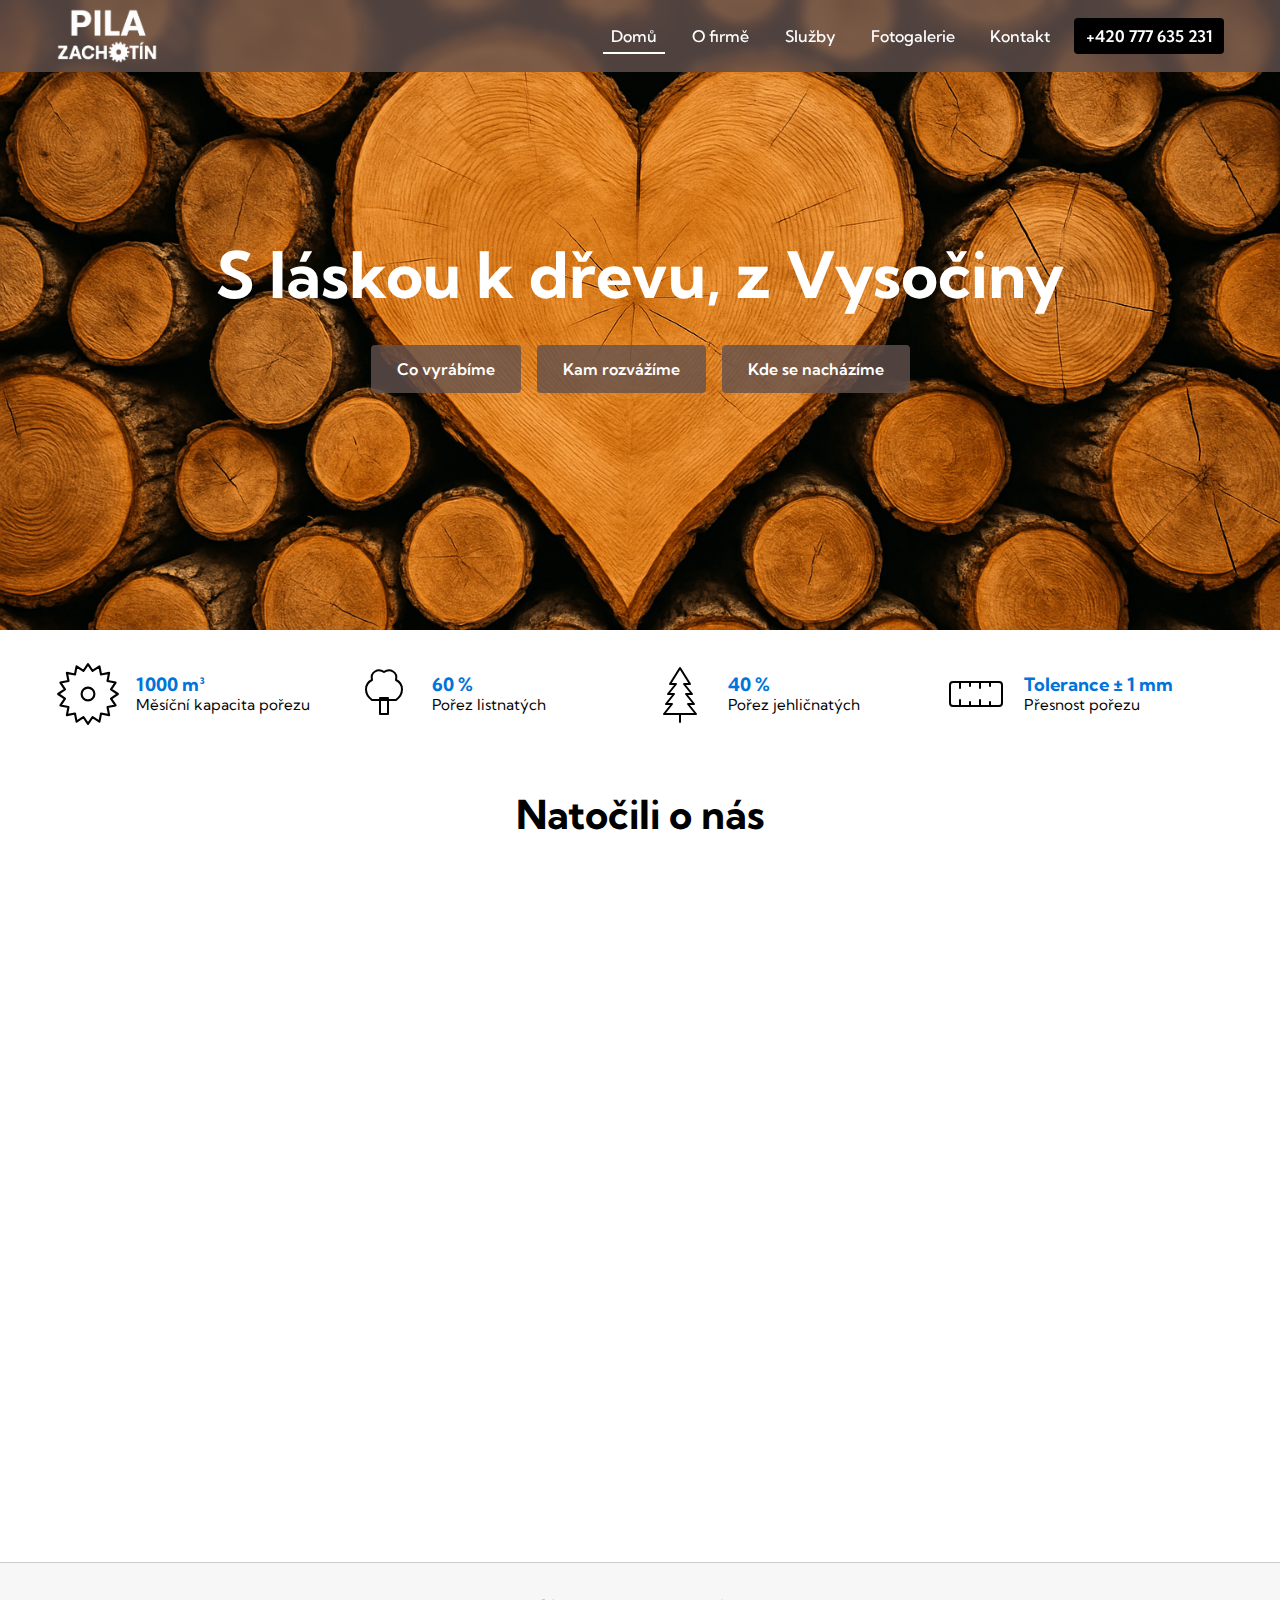
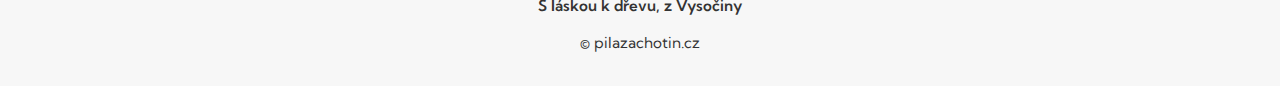
<file: index.html>
<!DOCTYPE html>
<html lang="cs">
<head>
  <meta charset="UTF-8" />
  <meta name="viewport" content="width=device-width, initial-scale=1.0" />
  <title>Pila Zachotín | Domů</title>
  <link rel="stylesheet" href="style.css" />
  <link rel="icon" href="img/icon-saw.svg" type="svg">
  <link href="https://fonts.googleapis.com/css2?family=Kumbh+Sans:wght@400;500;600;700&display=swap" rel="stylesheet">
  <script defer src="app.js"></script>
</head>
<body>
  <!-- ─────────────────────────── HEADER ────────────────────────── -->
  <header class="site-header">
    <div class="container">
      <!-- Logo -->
      <a href="#" id="logo" class="logo">
        <img src="img/pila-zachotin-logo-header.png" alt="Pila Zachotín">
      </a>

      <!-- Primary nav -->
      <nav id="site-nav">
        <ul>
          <li><a href="index.html" class="active">Domů</a></li>
          <li><a href="o-firme.html">O&nbsp;firmě</a></li>
          <li><a href="sluzby.html">Služby</a></li>
          <li><a href="fotogalerie.html">Fotogalerie</a></li>
          <li><a href="kontakt.html">Kontakt</a></li>
      
          <!-- mobile-only phone button -->
          <li class="phone-mobile">
            <a href="tel:+420777635231" class="btn-phone">+420 777 635 231</a>
          </li>
        </ul>
      </nav>

      <!-- Phone CTA -->
      <a href="tel:+420777635231" class="cta-phone">+420 777 635 231</a>

      <!-- Mobile hamburger -->
      <button class="hamburger" id="hamburger" aria-label="Rozbalit menu">
        <span></span><span></span><span></span>
      </button>
    </div>
  </header>

  <section class="hero">
    <div class="hero-inner">
      <h1>S&nbsp;láskou&nbsp;k&nbsp;dřevu, z&nbsp;Vysočiny</h1>
  
      <div class="hero-buttons">
        <a href="sluzby.html#vyroba"      class="btn">Co&nbsp;vyrábíme</a>
        <a href="o-firme.html#export" class="btn">Kam&nbsp;rozvážíme</a>
        <a href="kontakt.html#contact-map"     class="btn">Kde&nbsp;se&nbsp;nacházíme</a>
      </div>
    </div>
  </section>

  <section class="stats">
    <div class="stat">
      <img src="img/icon-saw.svg" alt="" class="stat-icon">
      <div class="stat-text">
        <span class="stat-top">1000&nbsp;m³</span>
        <span class="stat-bottom">Měsíční kapacita pořezu</span>
      </div>
    </div>
  
    <div class="stat">
      <img src="img/icon-broadleaf.svg" alt="" class="stat-icon">
      <div class="stat-text">
        <span class="stat-top">60&nbsp;%</span>
        <span class="stat-bottom">Pořez listnatých</span>
      </div>
    </div>
  
    <div class="stat">
      <img src="img/icon-conifer.svg" alt="" class="stat-icon">
      <div class="stat-text">
        <span class="stat-top">40&nbsp;%</span>
        <span class="stat-bottom">Pořez jehličnatých</span>
      </div>
    </div>
  
    <div class="stat">
      <img src="img/icon-ruler.svg" alt="" class="stat-icon">
      <div class="stat-text">
        <span class="stat-top">Tolerance&nbsp;±&nbsp;1&nbsp;mm</span>
        <span class="stat-bottom">Přesnost pořezu</span>
      </div>
    </div>
  </section>

  <section class="video">
    <h2>Natočili&nbsp;o&nbsp;nás</h2>

    <div class="video-wrapper">
      <iframe title="Natočili o nás." width="560" height="315" src="https://www.youtube.com/watch?v=CIvjf3qfNLM&t" frameborder="0" allow="autoplay; encrypted-media" allowfullscreen=""></iframe>
    </div>
  </section>

  <footer class="site-footer">
    <div class="container">
      <p class="tagline">S&nbsp;láskou&nbsp;k&nbsp;dřevu, z&nbsp;Vysočiny</p>
  
      <!-- clickable © line -->
      <p class="copyright">
        ©&nbsp;<a href="https://pilazachotin.cz" class="copyright-link">pilazachotin.cz</a>
      </p>
    </div>
  </footer>
</body>
</html>
</file>
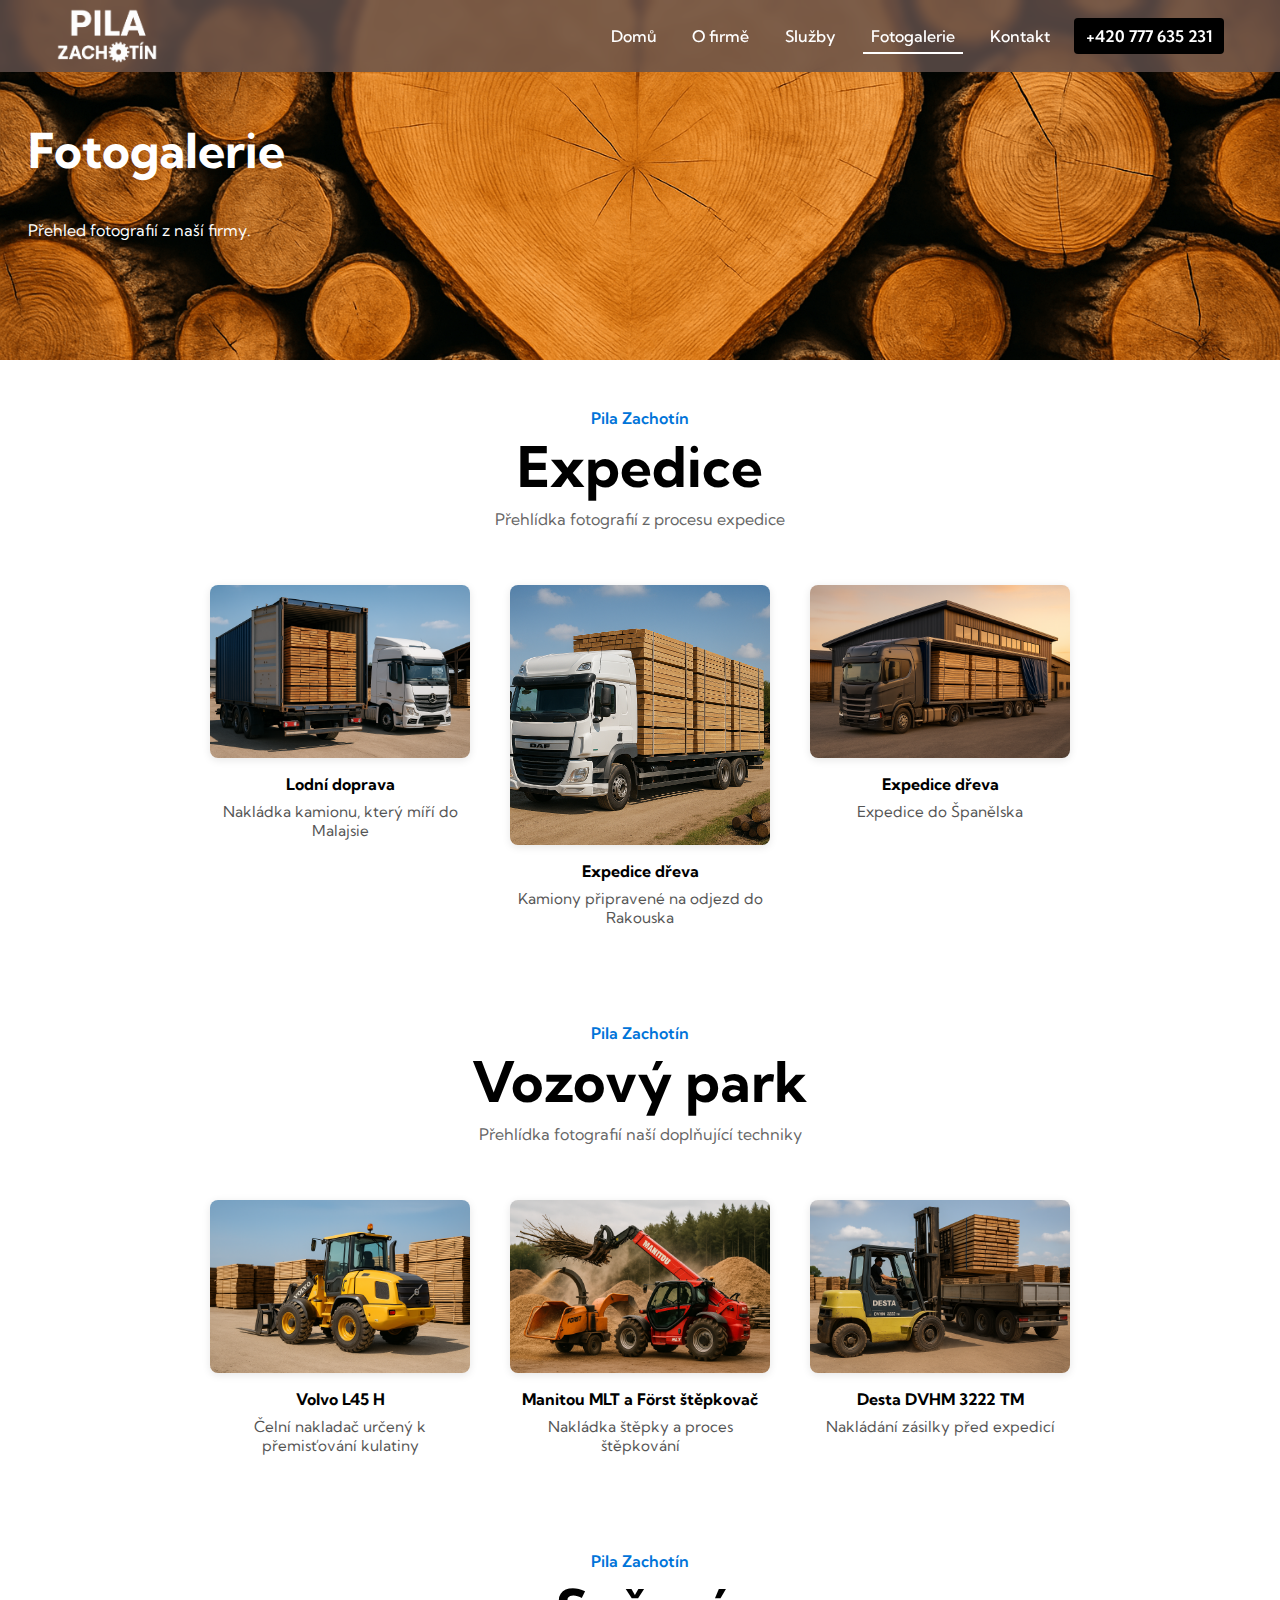
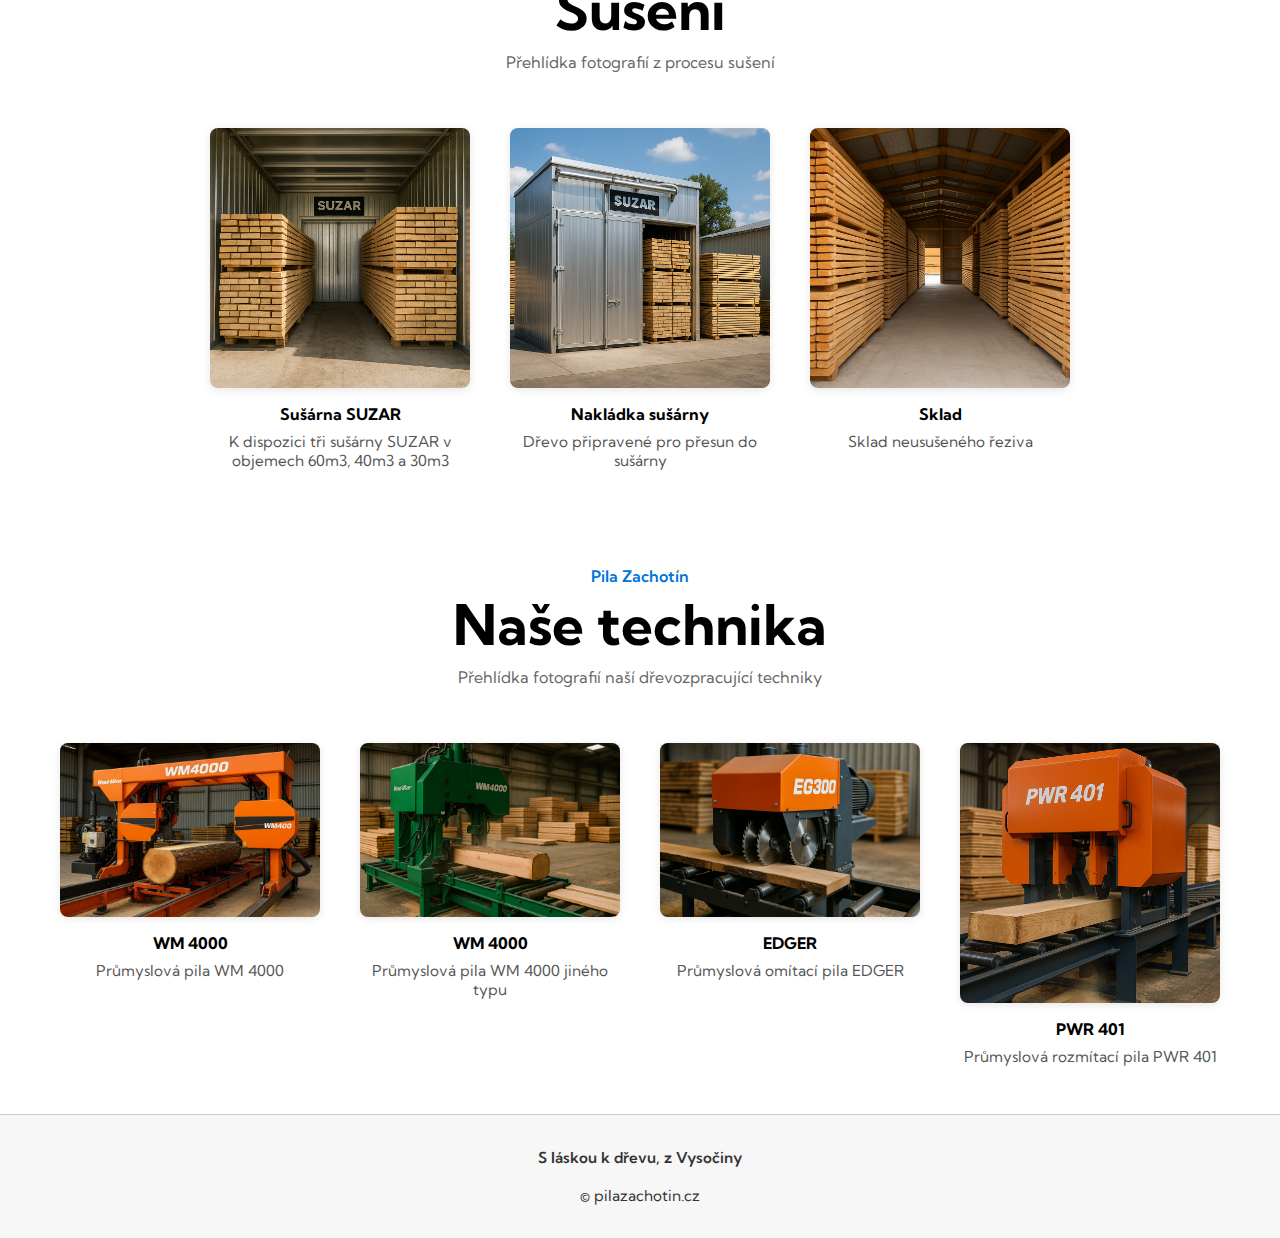
<file: fotogalerie.html>
<!DOCTYPE html>
<html lang="cs">
<head>
  <meta charset="UTF-8" />
  <meta name="viewport" content="width=device-width, initial-scale=1.0" />
  <title>Fotogalerie | Pila Zachotín</title>

  <link href="https://fonts.googleapis.com/css2?family=Kumbh+Sans:wght@400;500;600;700&display=swap" rel="stylesheet">
  <link rel="stylesheet" href="style.css" />
  <link rel="icon" href="img/icon-saw.svg" type="svg">
  <script defer src="app.js"></script>
</head>

<body>
    <header class="site-header">
        <div class="container">
          <!-- Logo -->
          <a href="#" id="logo" class="logo">
            <img src="img/pila-zachotin-logo-header.png" alt="Pila Zachotín">
          </a>
    
          <!-- Primary nav -->
          <nav id="site-nav">
            <ul>
              <li><a href="index.html">Domů</a></li>
              <li><a href="o-firme.html">O&nbsp;firmě</a></li>
              <li><a href="sluzby.html">Služby</a></li>
              <li><a href="fotogalerie.html"  class="active">Fotogalerie</a></li>
              <li><a href="kontakt.html">Kontakt</a></li>
          
              <!-- mobile-only phone button -->
              <li class="phone-mobile">
                <a href="tel:+420777635231" class="btn-phone">+420 777 635 231</a>
              </li>
            </ul>
          </nav>
    
          <!-- Phone CTA -->
          <a href="tel:+420777635231" class="cta-phone">+420 777 635 231</a>
    
          <!-- Mobile hamburger -->
          <button class="hamburger" id="hamburger" aria-label="Rozbalit menu">
            <span></span><span></span><span></span>
          </button>
        </div>
      </header>

  <main>
    <!-- ───────────────────── HERO (smaller) ──────────────────── -->
    <section class="hero hero--small">
      <div class="hero-inner hero-inner--left">
        <h2>Fotogalerie</h2>
        <p class="hero-sub">Přehled fotografií z naší firmy.</p>
      </div>
    </section>

    <section class="gallery">
        <!-- section header -->
        <header class="gallery-header">
            <span class="gallery-label">Pila Zachotín</span>
            <h3 class="gallery-title">Expedice</h3>
            <p class="gallery-sub">Přehlídka fotografií z procesu expedice</p>
        </header>
        <article class="photo-card">
            <img src="img/gallery/expedice-1.png" alt="Kontejnerová nakládka">
            <h4>Lodní doprava</h4>
            <p>Nakládka kamionu, který míří do Malajsie</p>
        </article>
        <article class="photo-card">
            <img src="img/gallery/expedice-2.png" alt="Kamiony s řezivem">
            <h4>Expedice dřeva</h4>
            <p>Kamiony připravené na odjezd do Rakouska</p>
        </article>
        <article class="photo-card">
            <img src="img/gallery/expedice-3.png" alt="Plachtový kamion se dřevem">
            <h4>Expedice dřeva</h4>
            <p>Expedice do Španělska</p>
        </article>
    </section>
    <section class="gallery">
        <header class="gallery-header">
            <span class="gallery-label">Pila Zachotín</span>
            <h3 class="gallery-title">Vozový park</h3>
            <p class="gallery-sub">Přehlídka fotografií naší doplňující techniky</p>
        </header>
        <article class="photo-card">
            <img src="img/gallery/volvoL45.png" alt="Volvo L45 H">
            <h4>Volvo L45 H</h4>
            <p>Čelní nakladač určený k přemisťování kulatiny</p>
        </article>
        <article class="photo-card">
            <img src="img/gallery/manitou.png" alt="Manitou MLT a Först štěpkovač">
            <h4>Manitou MLT a Först štěpkovač</h4>
            <p>Nakládka štěpky a proces štěpkování</p>
        </article>
        <article class="photo-card">
            <img src="img/gallery/desta.png" alt="Desta DVHM 3222 TM">
            <h4>Desta DVHM 3222 TM</h4>
            <p>Nakládání zásilky před expedicí</p>
        </article>
    </section>
    <section class="gallery">
        <header class="gallery-header">
            <span class="gallery-label">Pila Zachotín</span>
            <h3 class="gallery-title">Sušení</h3>
            <p class="gallery-sub">Přehlídka fotografií z procesu sušení</p>
        </header>
        <article class="photo-card">
            <img src="img/gallery/Suzar.png" alt="Sušárna SUZAR">
            <h4>Sušárna SUZAR</h4>
            <p>K dispozici tři sušárny SUZAR
                v objemech 60m3, 40m3 a 30m3</p>
        </article>
        <article class="photo-card">
            <img src="img/gallery/Suzar-nakladka.png" alt="Nakládka sušárny SUZAR">
            <h4>Nakládka sušárny</h4>
            <p>Dřevo připravené pro přesun do sušárny</p>
        </article>
        <article class="photo-card">
            <img src="img/gallery/sklad.png" alt="Sklad dřeva">
            <h4>Sklad</h4>
            <p>Sklad neusušeného řeziva</p>
        </article>
    </section>
    <section class="gallery">
        <header class="gallery-header">
            <span class="gallery-label">Pila Zachotín</span>
            <h3 class="gallery-title">Naše technika</h3>
            <p class="gallery-sub">Přehlídka fotografií naší dřevozpracující techniky</p>
        </header>
        <article class="photo-card">
            <img src="img/gallery/WM4000.png" alt="WM 4000">
            <h4>WM 4000</h4>
            <p>Průmyslová pila WM 4000</p>
        </article>
        <article class="photo-card">
            <img src="img/gallery/WM4000b.png" alt="WM 4000">
            <h4>WM 4000</h4>
            <p>Průmyslová pila WM 4000 jiného typu</p>
        </article>
        <article class="photo-card">
            <img src="img/gallery/edger.png" alt="Průmyslová omítací pila EDGER">
            <h4>EDGER</h4>
            <p>Průmyslová omítací pila EDGER</p>
        </article>
        <article class="photo-card">
            <img src="img/gallery/pwr.png" alt="Průmyslová rozmítací pila PWR 401">
            <h4>PWR 401</h4>
            <p>Průmyslová rozmítací pila PWR 401</p>
        </article>
    </section>
</main>

  <footer class="site-footer">
    <div class="container">
      <p class="tagline">S&nbsp;láskou&nbsp;k&nbsp;dřevu, z&nbsp;Vysočiny</p>
  
      <!-- clickable © line -->
      <p class="copyright">
        ©&nbsp;<a href="https://pilazachotin.cz" class="copyright-link">pilazachotin.cz</a>
      </p>
    </div>
  </footer>
</body>
</html>
</file>
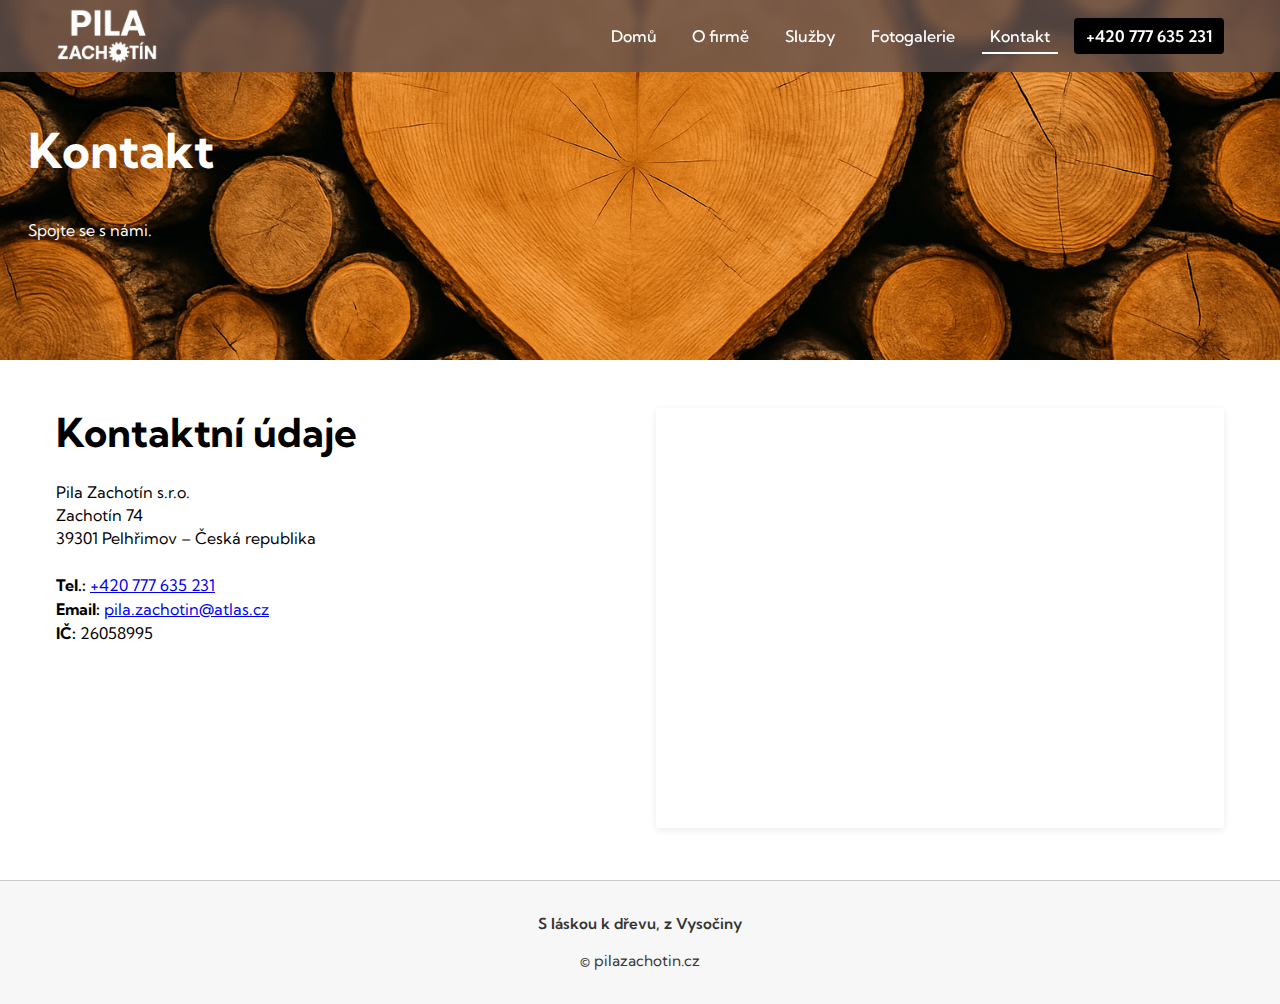
<file: kontakt.html>
<!DOCTYPE html>
<html lang="cs">
<head>
  <meta charset="UTF-8">
  <meta name="viewport" content="width=device-width,initial-scale=1.0">
  <title>Kontakt | Pila Zachotín</title>

  <!-- keep your global assets -->
  <link href="https://fonts.googleapis.com/css2?family=Kumbh+Sans:wght@400;500;600;700&display=swap" rel="stylesheet">
  <link rel="icon" href="img/icon-saw.svg" type="svg">
  <link rel="stylesheet" href="style.css">
  <script defer src="app.js"></script>
</head>

<body>
    <header class="site-header">
        <div class="container">
          <!-- Logo -->
          <a href="#" id="logo" class="logo">
            <img src="img/pila-zachotin-logo-header.png" alt="Pila Zachotín">
          </a>
    
          <!-- Primary nav -->
          <nav id="site-nav">
            <ul>
              <li><a href="index.html">Domů</a></li>
              <li><a href="o-firme.html">O&nbsp;firmě</a></li>
              <li><a href="sluzby.html">Služby</a></li>
              <li><a href="fotogalerie.html">Fotogalerie</a></li>
              <li><a href="kontakt.html"  class="active">Kontakt</a></li>
          
              <!-- mobile-only phone button -->
              <li class="phone-mobile">
                <a href="tel:+420777635231" class="btn-phone">+420 777 635 231</a>
              </li>
            </ul>
          </nav>
    
          <!-- Phone CTA -->
          <a href="tel:+420777635231" class="cta-phone">+420 777 635 231</a>
    
          <!-- Mobile hamburger -->
          <button class="hamburger" id="hamburger" aria-label="Rozbalit menu">
            <span></span><span></span><span></span>
          </button>
        </div>
      </header>

  <main>

    <!-- ─────────── HERO (same “small” variant) ─────────── -->
    <section class="hero hero--small">
      <div class="hero-inner hero-inner--left">
        <h2>Kontakt</h2>
        <p class="hero-sub">Spojte se s&nbsp;námi.</p>
      </div>
    </section>

    <!-- ─────────── CONTACT PANEL ─────────── -->
    <section class="contact">
      <div class="contact-info">
        <h3>Kontaktní údaje</h3>

        <address>
          <span>Pila Zachotín s.r.o.</span><br>
          Zachotín 74<br>
          39301 Pelhřimov – Česká republika
        </address>

        <p><strong>Tel.:</strong> <a href="tel:+420777635231">+420 777 635 231</a></p>
        <p><strong>Email:</strong> <a href="mailto:pila.zachotin@atlas.cz">pila.zachotin@atlas.cz</a></p>
        <p><strong>IČ:</strong> 26058995</p>
      </div>

      <div class="contact-map" id="contact-map">
        <!-- replace the src with your live embed URL if different -->
        <iframe
          src="https://www.google.com/maps/embed?pb=!1m18!1m12!1m3!1d2522.2522178799843!2d15.360000000000001!3d49.434000000000005!2m3!1f0!2f0!3f0!3m2!1i1024!2i768!4f13.1!3m3!1m2!1s0x0%3A0x0!2sZachot%C3%ADn%2074%2C%20393%2001!5e0!3m2!1scs!2cz!4v0000000000000"
          allowfullscreen=""
          loading="lazy"
          referrerpolicy="no-referrer-when-downgrade"
          title="Mapa – Pila Zachotín">
        </iframe>
      </div>
    </section>

  </main>

  <footer class="site-footer">
    <div class="container">
      <p class="tagline">S&nbsp;láskou&nbsp;k&nbsp;dřevu, z&nbsp;Vysočiny</p>
  
      <!-- clickable © line -->
      <p class="copyright">
        ©&nbsp;<a href="https://pilazachotin.cz" class="copyright-link">pilazachotin.cz</a>
      </p>
    </div>
  </footer>
</body>
</html>
</file>
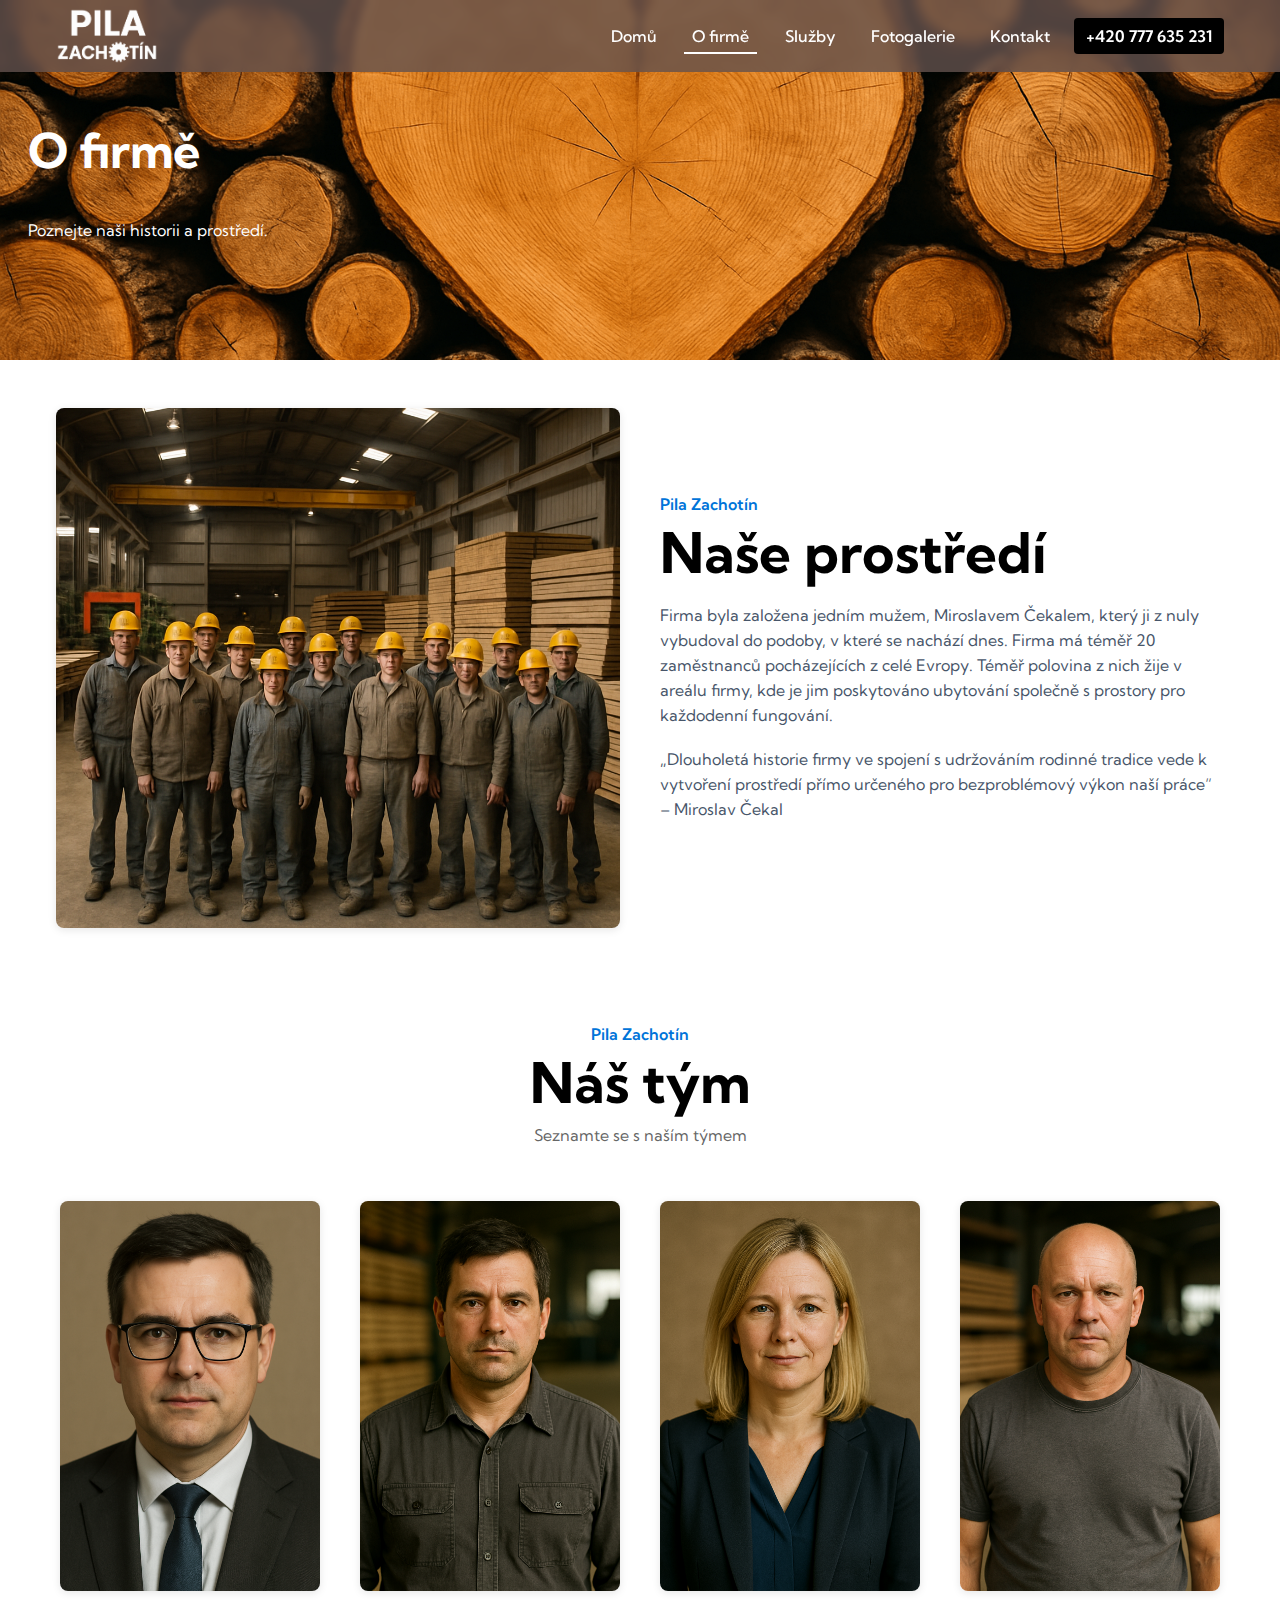
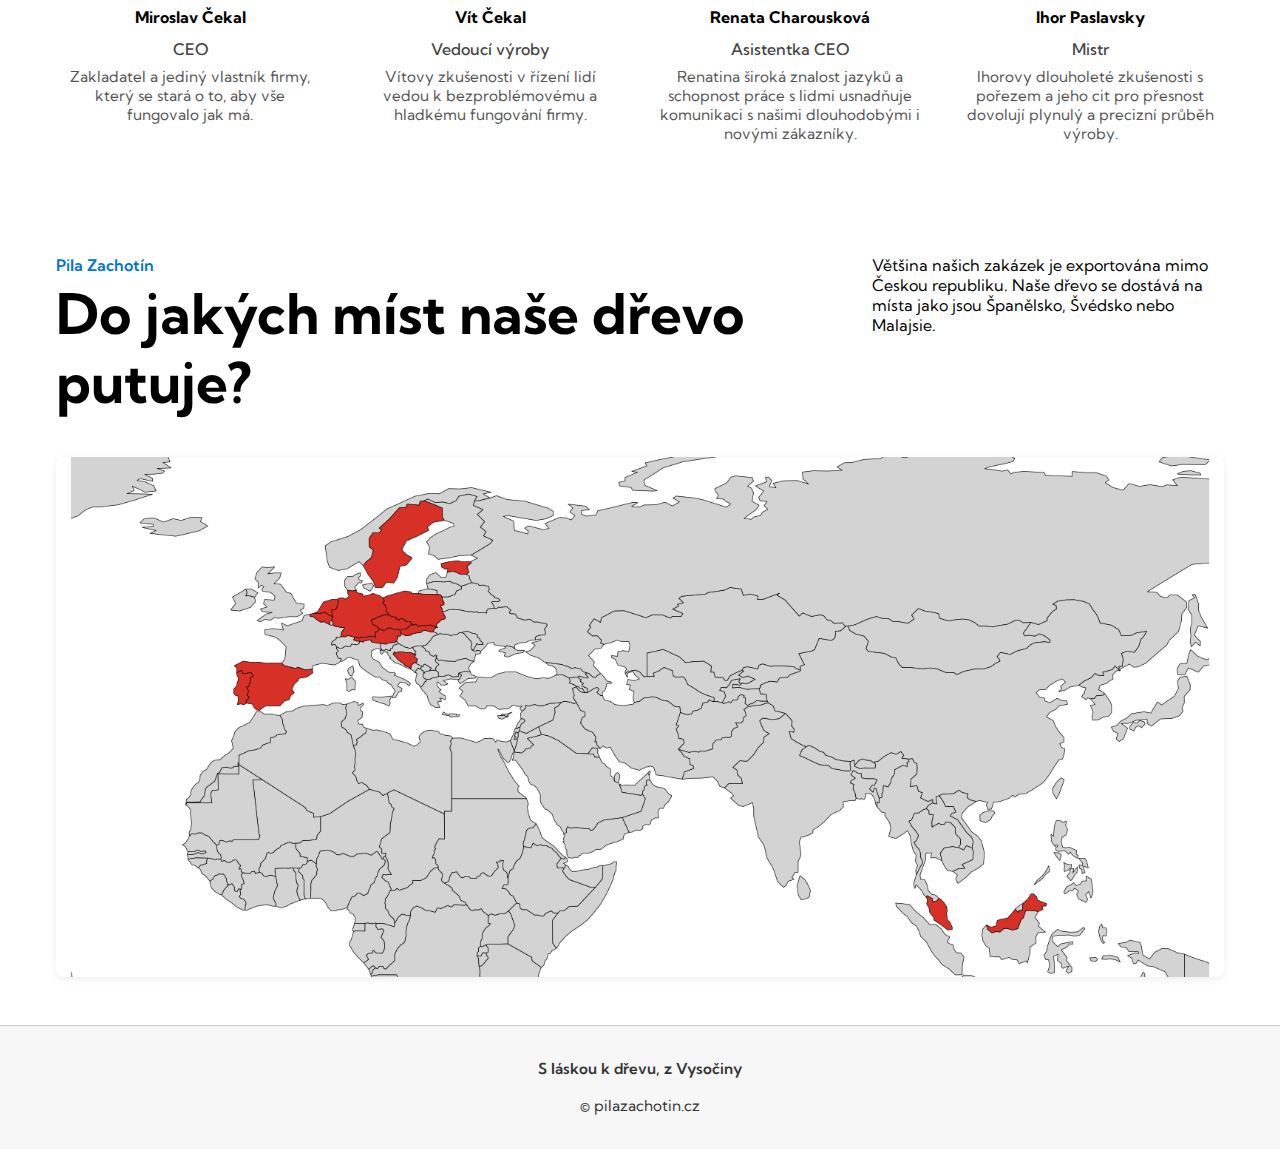
<file: o-firme.html>
<!DOCTYPE html>
<html lang="cs">
<head>
  <meta charset="UTF-8" />
  <meta name="viewport" content="width=device-width, initial-scale=1.0" />
  <title>O firmě | Pila Zachotín</title>

  <link href="https://fonts.googleapis.com/css2?family=Kumbh+Sans:wght@400;500;600;700&display=swap" rel="stylesheet" />
  <link rel="icon" href="img/icon-saw.svg" type="svg">
  <link rel="stylesheet" href="style.css" />
  <script defer src="app.js"></script>
</head>

<body>
    <header class="site-header">
        <div class="container">
          <!-- Logo -->
          <a href="#" id="logo" class="logo">
            <img src="img/pila-zachotin-logo-header.png" alt="Pila Zachotín">
          </a>
    
          <!-- Primary nav -->
          <nav id="site-nav">
            <ul>
              <li><a href="index.html">Domů</a></li>
              <li><a href="o-firme.html"  class="active">O&nbsp;firmě</a></li>
              <li><a href="sluzby.html">Služby</a></li>
              <li><a href="fotogalerie.html">Fotogalerie</a></li>
              <li><a href="kontakt.html">Kontakt</a></li>
          
              <!-- mobile-only phone button -->
              <li class="phone-mobile">
                <a href="tel:+420777635231" class="btn-phone">+420 777 635 231</a>
              </li>
            </ul>
          </nav>
    
          <!-- Phone CTA -->
          <a href="tel:+420777635231" class="cta-phone">+420 777 635 231</a>
    
          <!-- Mobile hamburger -->
          <button class="hamburger" id="hamburger" aria-label="Rozbalit menu">
            <span></span><span></span><span></span>
          </button>
        </div>
      </header>

  <main>

    <!-- ─────── HERO  ─────── -->
    <section class="hero hero--small">
      <div class="hero-inner hero-inner--left">
        <h2>O&nbsp;firmě</h2>
        <p class="hero-sub">Poznejte naši historii a prostředí.</p>
      </div>
    </section>

    <!-- ─────── ABOUT SECTION ─────── -->
    <section class="about">
      <img src="img/tym.png" alt="Tým Pila Zachotín" class="about-img" />

      <div class="about-text">
        <span class="about-label">Pila Zachotín</span>
        <h3 class="about-title">Naše prostředí</h3>

        <p>Firma byla založena jedním mužem, Miroslavem Čekalem, který ji z nuly vybudoval do podoby, v které se nachází dnes. Firma má téměř 20 zaměstnanců pocházejících z celé Evropy. Téměř polovina z nich žije v areálu firmy, kde je jim poskytováno ubytování společně s prostory pro každodenní fungování.</p>

        <p>„Dlouholetá historie firmy ve spojení s udržováním rodinné tradice vede k vytvoření prostředí přímo určeného pro bezproblémový výkon naší práce“ – Miroslav Čekal</p>
      </div>
    </section>
    <section class="gallery">
        <!-- section header -->
        <header class="gallery-header">
            <span class="gallery-label">Pila Zachotín</span>
            <h3 class="gallery-title">Náš tým</h3>
            <p class="gallery-sub">Seznamte se s naším týmem</p>
        </header>
        <article class="photo-card">
            <img src="img/ceo.png" alt="CEO">
            <h4>Miroslav Čekal</h4>
            <span class="photo-role">CEO</span>
            <p>Zakladatel a jediný vlastník firmy, který se stará o to, aby vše fungovalo jak má.</p>
        </article>
        <article class="photo-card">
            <img src="img/vedouci.png" alt="Vedoucí výroby">
            <h4>Vít Čekal</h4>
            <span class="photo-role">Vedoucí výroby</span>
            <p>Vítovy zkušenosti v řízení lidí vedou k bezproblémovému a hladkému fungování firmy.</p>
        </article>
        <article class="photo-card">
            <img src="img/renata.png" alt="Asistentka CEO">
            <h4>Renata Charousková</h4>
            <span class="photo-role">Asistentka CEO</span>
            <p>Renatina široká znalost jazyků a schopnost práce s lidmi usnadňuje komunikaci s našimi dlouhodobými i novými zákazníky.</p>
        </article>
        <article class="photo-card">
            <img src="img/mistr.png" alt="Mistr">
            <h4>Ihor Paslavsky</h4>
            <span class="photo-role">Mistr</span>
            <p>Ihorovy dlouholeté zkušenosti s pořezem a jeho cit pro přesnost dovolují plynulý a precizní průběh výroby.</p>
        </article>
    </section>
    <section class="export" id="export">
        <!-- TOP ROW: label + headline (left)  |  paragraph (right) -->
        <div class="export-top">
          <div class="export-left">
            <span class="export-label">Pila Zachotín</span>
            <h3 class="export-title">Do jakých míst naše dřevo putuje?</h3>
          </div>
      
          <p class="export-text">
            Většina našich zakázek je exportována mimo Českou republiku. Naše dřevo se
            dostává na místa jako jsou Španělsko, Švédsko nebo Malajsie.
          </p>
        </div>
      
        <!-- MAP underneath -->
        <img src="img/mapa.png"
             alt="Mapa zemí, do nichž exportujeme"
             class="export-map">
      </section>
      

  </main>

  <footer class="site-footer">
    <div class="container">
      <p class="tagline">S&nbsp;láskou&nbsp;k&nbsp;dřevu, z&nbsp;Vysočiny</p>
  
      <!-- clickable © line -->
      <p class="copyright">
        ©&nbsp;<a href="https://pilazachotin.cz" class="copyright-link">pilazachotin.cz</a>
      </p>
    </div>
  </footer>
</body>
</html>
</file>
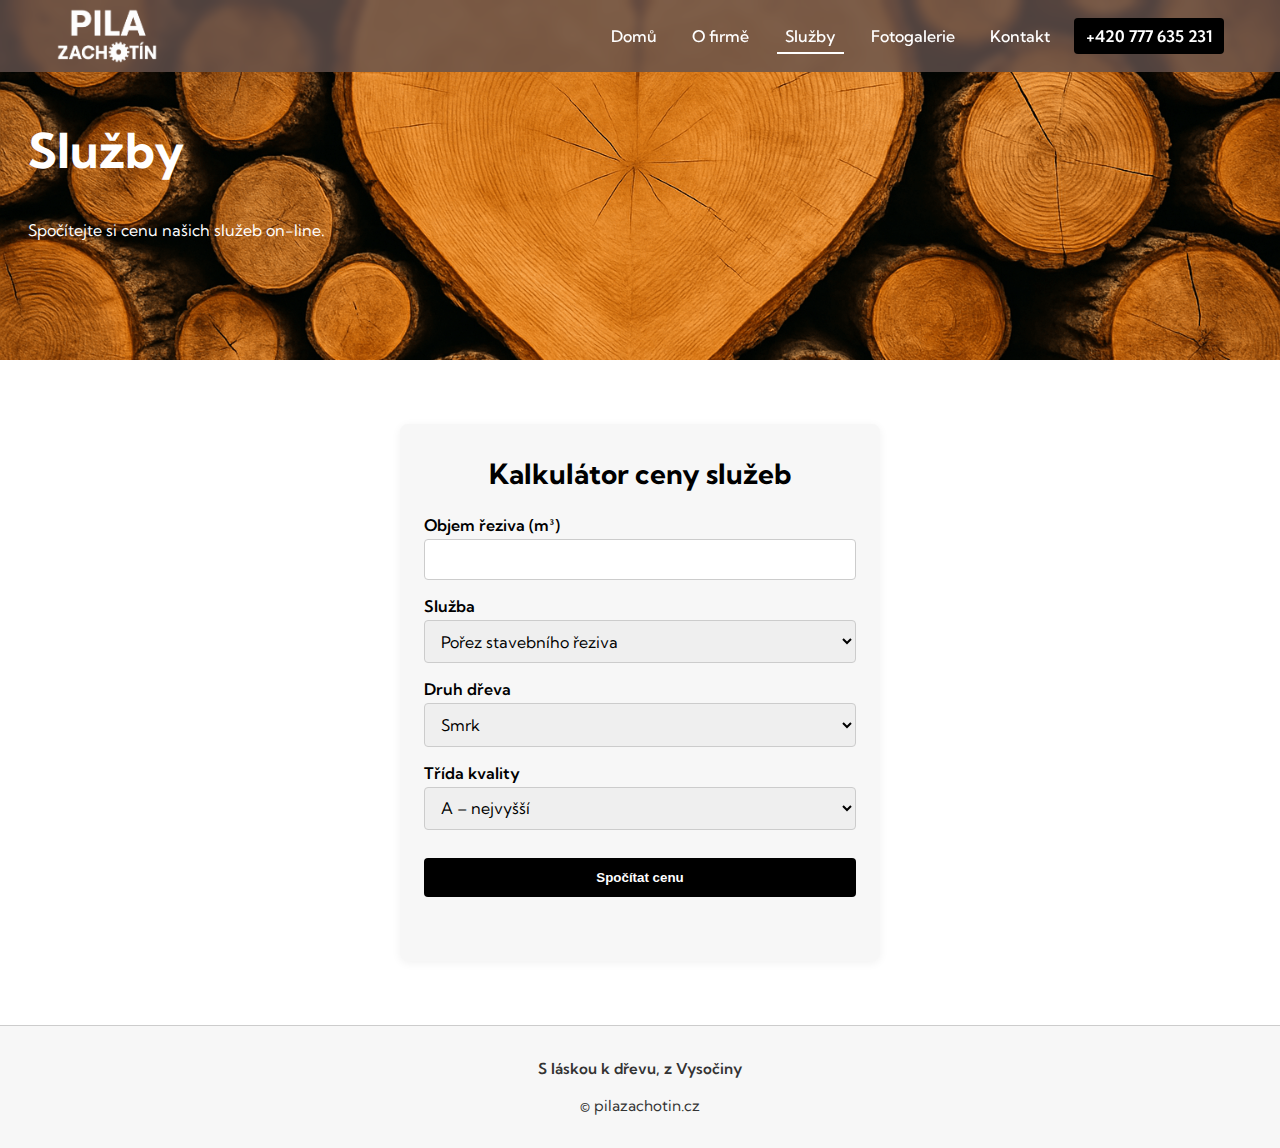
<file: sluzby.html>
<!DOCTYPE html>
<html lang="cs">
<head>
  <meta charset="UTF-8" />
  <meta name="viewport" content="width=device-width, initial-scale=1.0" />
  <title>Služby | Pila Zachotín</title>

  <!-- global assets already used by other pages -->
  <link href="https://fonts.googleapis.com/css2?family=Kumbh+Sans:wght@400;500;600;700&display=swap" rel="stylesheet" />
  <link rel="icon" href="img/icon-saw.svg" type="svg">
  <link rel="stylesheet" href="style.css" />
  <script defer src="app.js"></script>
</head>

<body>
    <header class="site-header">
        <div class="container">
          <!-- Logo -->
          <a href="#" id="logo" class="logo">
            <img src="img/pila-zachotin-logo-header.png" alt="Pila Zachotín">
          </a>
    
          <!-- Primary nav -->
          <nav id="site-nav">
            <ul>
              <li><a href="index.html">Domů</a></li>
              <li><a href="o-firme.html">O&nbsp;firmě</a></li>
              <li><a href="sluzby.html" class="active">Služby</a></li>
              <li><a href="fotogalerie.html">Fotogalerie</a></li>
              <li><a href="kontakt.html">Kontakt</a></li>
          
              <!-- mobile-only phone button -->
              <li class="phone-mobile">
                <a href="tel:+420777635231" class="btn-phone">+420 777 635 231</a>
              </li>
            </ul>
          </nav>
    
          <!-- Phone CTA -->
          <a href="tel:+420777635231" class="cta-phone">+420 777 635 231</a>
    
          <!-- Mobile hamburger -->
          <button class="hamburger" id="hamburger" aria-label="Rozbalit menu">
            <span></span><span></span><span></span>
          </button>
        </div>
      </header>

  <main>

    <!-- ─── HERO (small variant) ─── -->
    <section class="hero hero--small">
      <div class="hero-inner hero-inner--left">
        <h2>Služby</h2>
        <p class="hero-sub">Spočítejte si cenu našich služeb on-line.</p>
      </div>
    </section>

    <!-- ─── CALCULATOR ─── -->
    <section class="calc">
      <div class="calc-card">
        <h3>Kalkulátor ceny služeb</h3>

        <form id="calc-form">
          <div class="form-row">
            <label for="volume">Objem řeziva (m³)</label>
            <input type="number" step="0.01" min="0" id="volume" required>
          </div>

          <div class="form-row">
            <label for="service">Služba</label>
            <select id="service" required>
              <option value="rezivostaveb">Pořez stavebního řeziva</option>
              <option value="rezivotruhlar">Pořez truhlářského řeziva</option>
              <option value="prazce">Výroba pražců</option>
              <option value="lamely">Výroba podlahových lamel</option>
              <option value="palety">Výroba palet a obalů</option>
              <option value="suseni">Sušení řeziva</option>
              <option value="impregnace">Impregnace řeziva</option>
            </select>
          </div>

          <div class="form-row">
            <label for="woodType">Druh dřeva</label>
            <select id="woodType" required>
              <option value="smrk">Smrk</option>
              <option value="modrin">Modřín</option>
              <option value="borovice">Borovice</option>
              <option value="dub">Dub</option>
              <option value="buk">Buk</option>
            </select>
          </div>

          <div class="form-row">
            <label for="grade">Třída kvality</label>
            <select id="grade" required>
              <option value="a">A – nejvyšší</option>
              <option value="b">B</option>
              <option value="c">C</option>
              <option value="d">D</option>
              <option value="e">E</option>
            </select>
          </div>

          <button type="submit" class="btn-primary">Spočítat cenu</button>
        </form>

        <div id="result" class="calc-result"></div>
      </div>
    </section>

  </main>

  <footer class="site-footer">
    <div class="container">
      <p class="tagline">S&nbsp;láskou&nbsp;k&nbsp;dřevu, z&nbsp;Vysočiny</p>
  
      <!-- clickable © line -->
      <p class="copyright">
        ©&nbsp;<a href="https://pilazachotin.cz" class="copyright-link">pilazachotin.cz</a>
      </p>
    </div>
  </footer>
</body>
</html>
</file>
<file: style.css>
/* ─── root + resets ─────────────────────────────────────────── */
* { margin: 0; padding: 0; box-sizing: border-box; }
:root {
  --brown: rgba(99, 81, 78, 0.8); 
  --white: #ffffff;
  --maxw: 1200px;
}
body { font-family: 'Kumbh Sans', sans-serif; }

/* ─── header layout ─────────────────────────────────────────── */
.site-header {
  position: fixed;
  top: 0;
  left: 0;
  width: 100%;
  background: var(--brown);
  backdrop-filter: blur(4px);
  z-index: 999;
  transition: background 0.2s;
}
.container {
  max-width: var(--maxw);
  margin: auto;
  padding: 0.5rem 1rem;
  display: flex;
  align-items: center;
  gap: 1rem;
  min-height:72px; 
}

/* ─── logo ─────────────────────────────────────────────────── */
.logo {
  display: flex;
  flex-direction: column;
  text-decoration: none;
  color: var(--white);
  line-height: 1;
}
.logo img{
  height:56px;           /* ↓ choose any value 48-60px */
  width:auto;
  display:block;
}

/* If you ever switch back to the text-based logo, keep this:  */
/* .saw-icon {                                                  */
/*   display: inline-block; width: 1em; height: 1em;            */
/*   background: url('../img/saw.svg') center/contain no-repeat;*/
/*   vertical-align: -0.1em;                                    */
/* }                                                            */

/* ─── navigation ────────────────────────────────────────────── */
#site-nav { margin-left: auto; }                 /* pushes nav to far right */

#site-nav ul {
  display: flex;
  gap: 1.2rem;
  list-style: none;
  justify-content: flex-end;                     /* keeps links tight right */
}

#site-nav a {
  color: var(--white);
  text-decoration: none;
  padding: 0.5rem;
  position: relative;
  font-weight: 500;
}
#site-nav a::after {
  content: '';
  position: absolute;
  left: 0;
  bottom: 0;
  width: 0;
  height: 2px;
  background: var(--white);
  transition: width 0.3s;
}
#site-nav a:hover::after,
#site-nav a.active::after {
  width: 100%;
}

/* ─── phone button ─────────────────────────────────────────── */
.cta-phone {
  background: #000;            /* black background */
  color: #fff;                 /* white text       */
  font-weight: 600;
  border-radius: 4px;
  padding: 0.5rem 0.75rem;
  text-decoration: none;
  white-space: nowrap;
}

.btn-phone{
  background:#000;
  color:#fff;
  padding:0.75rem 1.5rem;
  border-radius:4px;
  font-weight:600;
  text-decoration:none;
  display:inline-block;
}

/* default: hide the extra phone link on desktop */
.phone-mobile{ display:none; }
/* ─── hamburger (desktop hidden) ───────────────────────────── */
.hamburger {
  display: none;
  border: 0;
  background: none;
  flex-direction: column;
  gap: 4px;
  cursor: pointer;
}
.hamburger span {
  display: block;
  width: 24px;
  height: 2px;
  background: var(--white);
  transition: all 0.3s;
}

.site-footer{
  border-top:1px solid #ccc;   /* grey separator                 */
  background:#f7f7f7;          /* subtle contrast                */
  color:#333;
  padding:1.5rem 1rem;
  font-size:0.95rem;
}

/* center the two lines and stack them */
.site-footer .container{
  display:flex;
  flex-direction:column;       /* stack one above the other      */
  align-items:center;          /* horizontal centering           */
  text-align:center;           /* text centred inside each line  */
}

.site-footer p{margin:0;line-height:1.4}
.site-footer .tagline{font-weight:600}

.copyright-link{
  color:inherit;            /* same colour as surrounding text */
  text-decoration:none;     /* no underline                     */
}
.copyright-link:hover{
  text-decoration:underline;/* optional subtle hover cue        */
}

/* ─── mobile styles ────────────────────────────────────────── */
@media (max-width: 768px) {

  /* mobile nav: full-width dropdown just below sticky header */
  #site-nav{
    position:absolute;          /* anchor to bottom of header   */
    top:100%;                   /* start right under header     */
    left:0;
    width:100%;
    background:var(--brown);
    overflow:hidden;
    max-height:0;               /* collapsed by default         */
    transition:max-height .3s ease;
  }
  #site-nav.open{
    max-height:60vh;            /* dropdown height when open    */
  }

  /* stack links vertically inside dropdown */
  #site-nav ul{
    flex-direction:column;
    align-items:center;
    justify-content:flex-start;
    gap:0.75rem;
    padding:1rem 0;
  }

  /* hide phone CTA on small screens */
  .cta-phone{ display:none; }

   /* show phone button and centre it */
   .phone-mobile{ display:block; }              /* no width—let <li> size to content */
   .btn-phone   { display:inline-block;
                  margin:0 auto; }              /* centres inside the <li> */

  /* show hamburger & animate to “X” */
  .hamburger{
    display:flex;
    margin-left:auto;
  }
  .hamburger.active span:nth-child(1){
    transform:translateY(6px) rotate(45deg);
  }
  .hamburger.active span:nth-child(2){ opacity:0; }
  .hamburger.active span:nth-child(3){
    transform:translateY(-6px) rotate(-45deg);
  }

  /* center each stats block when they wrap */
  .stat{
    justify-content:center;
    text-align:center;
  }
}

/* narrower phones: stack hero buttons vertically */
@media (max-width: 600px){
  .hero-buttons{
    flex-direction:column;
    gap:0.75rem;
  }
}

/* ─── hero ────────────────────────────────────────────────────── */
.hero{
  position:relative;
  min-height:70vh;
  display:flex;
  align-items:center;
  justify-content:center;
  text-align:center;
  color:#fff;
  background:url('../img/hero-logs.png') center/cover no-repeat;
}

/* (overlay was removed so the log colours stay vivid) */

.hero-inner{
  z-index:1;                        /* still needed */
  display:flex;
  flex-direction:column;
  gap:2rem;
  padding:1rem;
}

.hero h1{
  font-size:clamp(2.4rem,5vw,4rem); /* bigger heading */
  font-weight:700;
  line-height:1.2;
  margin:0;
  font-family:'Kumbh Sans',sans-serif;
}

/* buttons */
.hero-buttons{
  display:flex;
  gap:1rem;
  flex-wrap:wrap;
  justify-content:center;
}

.btn{
  background:rgba(99,81,78,0.8);    /* your specified colour */
  border:2px solid transparent;
  color:#fff;
  padding:0.75rem 1.5rem;
  border-radius:4px;
  font-weight:600;
  text-decoration:none;
  transition:background .25s,transform .25s;
}
.btn:hover{
  background:rgba(99,81,78,1);      /* slightly less transparent on hover */
  transform:translateY(-2px);
}

/* mobile: stack buttons */
@media(max-width:600px){
  .hero-buttons{flex-direction:column;gap:0.75rem}
}

/* ─── stats row ──────────────────────────────────────────────── */
.stats{
  display:flex;
  flex-wrap:wrap;
  gap:1rem;
  padding:2rem 1rem;
  max-width:var(--maxw);
  margin:auto;
}
.stat{
  flex:1 1 200px;               /* grow, shrink, min-width */
  display:flex;
  align-items:center;
  gap:1rem;
}
.stat-icon{
  width:64px;
  height:64px;
  flex:0 0 64px;
}
.stat-text{
  display:flex;
  flex-direction:column;
  justify-content:center;
}
.stat-top{
  font-weight:700;
  color:#0074d9;                /* blue */
  font-size:1.15rem;
  line-height:1.2;
}
.stat-bottom{
  color:#000;
  line-height:1.2;
  font-size:0.95rem;
}

/* centre on very small screens */
@media(max-width:500px){
  .stat{justify-content:center;text-align:center}
}

/* ─── video section ───────────────────────────────────────────── */
.video{
  padding:2rem 1rem;
  text-align:center;
}
.video h2{
  font-size:clamp(1.8rem,4vw,2.5rem);
  margin-bottom:1rem;
  font-weight:700;
}

/* 16:9 responsive wrapper */
.video-wrapper{
  position:relative;
  max-width:var(--maxw);
  margin:auto;
  aspect-ratio:16/9;         /* modern browsers */
}
.video-wrapper iframe{
  position:absolute;
  inset:0;
  width:100%;
  height:100%;
  border:0;
}

/* ─── smaller hero variant for sub-pages ─────────────────────── */
.hero--small{
  min-height:40vh;           /* existing crop */
  justify-content:flex-start;/* NEW — push content to the left edge */
}

.hero-inner--left{
  align-items:flex-start;
  text-align:left;
  margin-left:0.75rem;       /* or 0 if you want it flush */
}

.hero-inner--left h2{
  font-size:clamp(2rem,4.5vw,3rem);
  margin:0 0 .5rem 0;
}
.hero-sub{
  font-size:1rem;
  margin:0;
  color:#fff;                         /* inherits hero text colour */
}

/* ─── gallery ────────────────────────────────── */
.gallery{
  max-width:var(--maxw);
  margin:auto;
  padding:3rem 1rem;

  display:flex;
  flex-wrap:wrap;
  gap:2.5rem;                 /* supports row + column gaps in modern browsers */
  justify-content:center;     /* keeps each partial row centred */
}

/* header spans full width before the cards */
.gallery-header{
  width:100%;                 /* forces it onto its own flex row */
  text-align:center;
  margin-bottom:1rem;         /* little space before first row of cards */
}

.gallery-label{
  font-weight:600;
  color:#0074d9;
  display:block;
  margin-bottom:.25rem;
}

.gallery-title{
  font-size:clamp(2.2rem,6vw,3.5rem);
  margin:0;
  font-weight:700;
}

.gallery-sub{
  margin:.5rem 0 0;
  color:#666;
}

/* photo cards */
.photo-card{
  flex:0 1 260px;             /* 260 px wide, but can shrink if needed */
  max-width:260px;
  display:flex;
  flex-direction:column;
  align-items:center;
  text-align:center;
  gap:.5rem;
}

.photo-card img{
  width:100%;
  height:auto;
  border-radius:8px;
  object-fit:cover;
  box-shadow:0 2px 8px rgba(0,0,0,.1);
}

.photo-card h4{
  margin:.5rem 0 0;
  font-weight:700;
  color:#000;
}

.photo-card p{
  margin:0;
  color:#555;
  font-size:.95rem;
}
/* role line under the name */
.photo-role{
  font-weight:500;
  color:#444;
  margin-top:0.25rem;
}

/* phones: give each card full width */
@media(max-width:600px){
  .photo-card{
    flex:1 1 100%;
    max-width:100%;
  }
}

/* ─── contact panel ─────────────────────────────────────────── */
.contact{
  max-width:var(--maxw);
  margin:auto;
  padding:3rem 1rem;
  display:flex;
  flex-direction:column;          /* phones: stacked */
  gap:2rem;
}

.contact-info h3{
  font-size:clamp(1.8rem,4vw,2.5rem);
  margin:0 0 1.5rem 0;
  font-weight:700;
}

.contact-info address{
  font-style:normal;
  line-height:1.45;
  margin-bottom:1.5rem;
}

.contact-info p{margin:.25rem 0;}

.contact-map iframe{
  width:100%;
  height:360px;
  border:0;
  border-radius:4px;
  box-shadow:0 2px 8px rgba(0,0,0,0.08);
}

/* desktop/tablet split layout */
@media(min-width:900px){
  .contact{
    flex-direction:row;
    align-items:flex-start;
  }
  .contact-info, .contact-map{
    flex:1 1 50%;
  }
  .contact-map iframe{
    height:420px;                 /* a bit taller on wide screens */
  }
}

/* ─── about section ─────────────────────────────────────────── */
.about{
  max-width:var(--maxw);
  margin:auto;
  padding:3rem 1rem;
  display:flex;
  flex-direction:column;          /* stack on mobiles */
  gap:2.5rem;
}

/* photo */
.about-img{
  width:100%;
  height:auto;
  max-height:450px;      /* NEW ❶  limits visual height */
  object-fit:cover;      /* NEW ❷  crop overflow, keep aspect */
  border-radius:8px;
  box-shadow:0 2px 8px rgba(0,0,0,.1);
}

/* text block */
.about-text{
  flex:1;
}
.about-label{
  color:#0074d9;                 /* same blue accent */
  font-weight:600;
  display:block;
  margin-bottom:0.25rem;
}
.about-title{
  font-size:clamp(2.2rem,6vw,3.5rem);
  margin:0 0 1rem 0;
  font-weight:700;
}
.about-text p{
  margin:0 0 1.25rem 0;
  color:#475569;                 /* same grey used elsewhere */
  line-height:1.55;
}

/* desktop/tablet: side-by-side */
@media(min-width:900px){
  .about{
    flex-direction:row;
    align-items:center;
  }
  .about-img{
    flex:1 1 50%;
    max-height:520px;
  }
  .about-text{
    flex:1 1 50%;
  }
}

/* ─── export section ────────────────────────────────────────── */
.export{
  max-width:var(--maxw);
  margin:auto;
  padding:4rem 1rem 3rem;
  display:flex;
  flex-direction:column;      /* map always flows below the top row */
  gap:2.5rem;
}

/* top row = two flexible columns */
.export-top{
  display:flex;
  flex-direction:column;
  text-align:center;
  gap:1rem;
}

.export-left,
.export-text{               /* reset any flex growth */
  flex:0 0 auto;
  max-width:100%;
}

.export-label{
  font-weight:600;
  color:#0074d9;
}

.export-title{
  font-size:clamp(2.4rem,6vw,3.5rem);
  margin:.25rem 0 0;
  font-weight:700;
}

/* map */
.export-map{
  width:100%;
  max-height:520px;
  border-radius:8px;
  object-fit:cover;
  box-shadow:0 2px 8px rgba(0,0,0,.08);
}

/* phones & narrow tablets: stack the two text blocks */
@media (min-width:900px){
  .export-top{
    flex-direction:row;    /* side-by-side again    */
    text-align:left;
    align-items:flex-start;
    gap:2rem;
  }

  /* now let them flex */
  .export-left{  flex:1 1 45rem; min-width:18rem; }
  .export-text{  flex:1 1 18rem; max-width:30rem; }
}

/* ─── calculator layout ─────────────────────────────────────── */
.calc{
  display:flex;
  justify-content:center;
  padding:4rem 1rem;
}
.calc-card{
  width:100%;
  max-width:480px;
  background:#f7f7f7;
  border-radius:8px;
  box-shadow:0 2px 10px rgba(0,0,0,.06);
  padding:2rem 1.5rem 2.5rem;
  text-align:center;
}
.calc-card h3{
  margin:0 0 1.5rem;
  font-size:1.75rem;
}
.form-row{
  display:flex;
  flex-direction:column;
  text-align:left;
  margin-bottom:1rem;
}
.form-row label{
  font-weight:600;
  margin-bottom:.25rem;
}
.form-row input,
.form-row select{
  padding:.6rem .75rem;
  font:inherit;
  border:1px solid #ccc;
  border-radius:4px;
}
.btn-primary{
  margin-top:.75rem;
  width:100%;
  padding:.75rem;
  border:0;
  border-radius:4px;
  background:#000;
  color:#fff;
  font-weight:600;
  cursor:pointer;
  transition:background .25s;
}
.btn-primary:hover{ background:#222; }

.calc-result{
  margin-top:1.5rem;
  font-size:1.25rem;
  font-weight:700;
  color:#0074d9;
}
</file>
